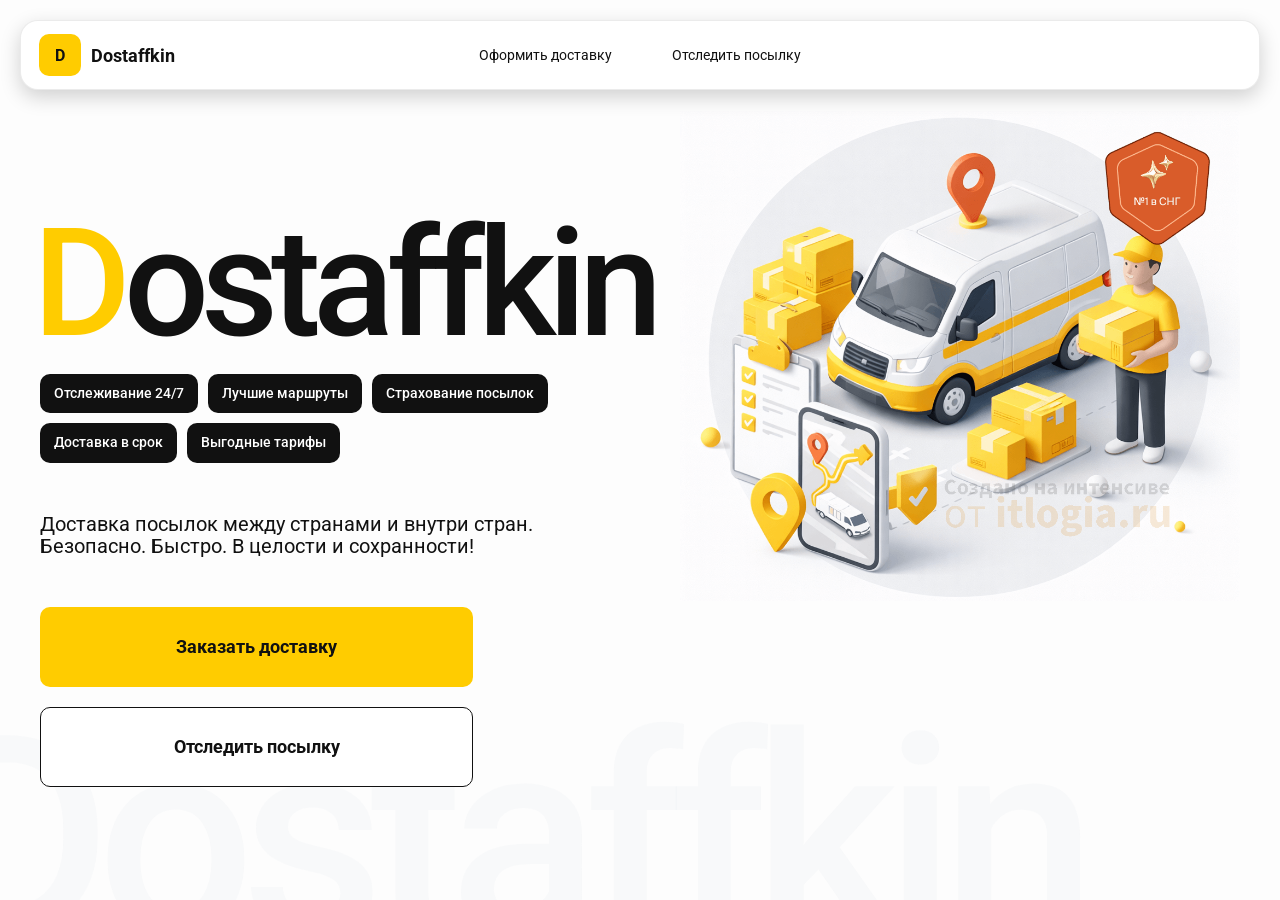
<file: index.html>
<!doctype html>
<html lang="ru">

<head>
    <meta charset="utf-8" />
    <meta name="viewport" content="width=device-width,initial-scale=1,maximum-scale=1,user-scalable=0" />
    <title>Dostaffkin — Доставка посылок между странами и внутри стран. Безопасно. Быстро. В целости и сохранности!
    </title>

    <link href="styles/base.css" rel="stylesheet" />
    <link href="styles/base_adaptive.css" rel="stylesheet" />
    <link href="styles/index.css" rel="stylesheet" />
    <link href="styles/index_adaptive.css" rel="stylesheet" />
</head>

<body>
    <div class="container">
        <header class="header">
            <a class="header-brand" href="#">
                <div class="header-logo">D</div>
                <div class="header-title">Dostaffkin</div>
            </a>
            <nav class="header-menu">
                <a class="header-link" href="./order.html"> Оформить <span>доставку</span></a>
                <a class="header-link" href="./track.html"> Отследить <span>посылку</span></a>
            </nav>
        </header>
        <main class="main">
            <section class="main-info">
                <div class="main-title">
                    <span>D</span>ostaffkin
                </div>
                <div class="main-features">
                    <div class="main-feature">Отслеживание 24/7</div>
                    <div class="main-feature">Лучшие маршруты</div>
                    <div class="main-feature">Страхование посылок</div>
                    <div class="main-feature">Доставка в срок</div>
                    <div class="main-feature">Выгодные тарифы</div>
                </div>
                <div class="main-description">
                    Доставка посылок между странами и внутри стран.
                    Безопасно. Быстро. В целости и сохранности!
                </div>
                <div class="main-actions">
                    <a class="button" type="button" href="./order.html">Заказать доставку</a>
                    <a class="button button-white" type="button" href="./track.html">Отследить посылку</a>
                </div>
            </section>
            <div class="main-title-ghost">Dostaffkin</div>
            <section class="main-image">
                <img src="images/main-image.png" alt="Main image" />
            </section>
        </main>
    </div>
</body>

</html>
</file>
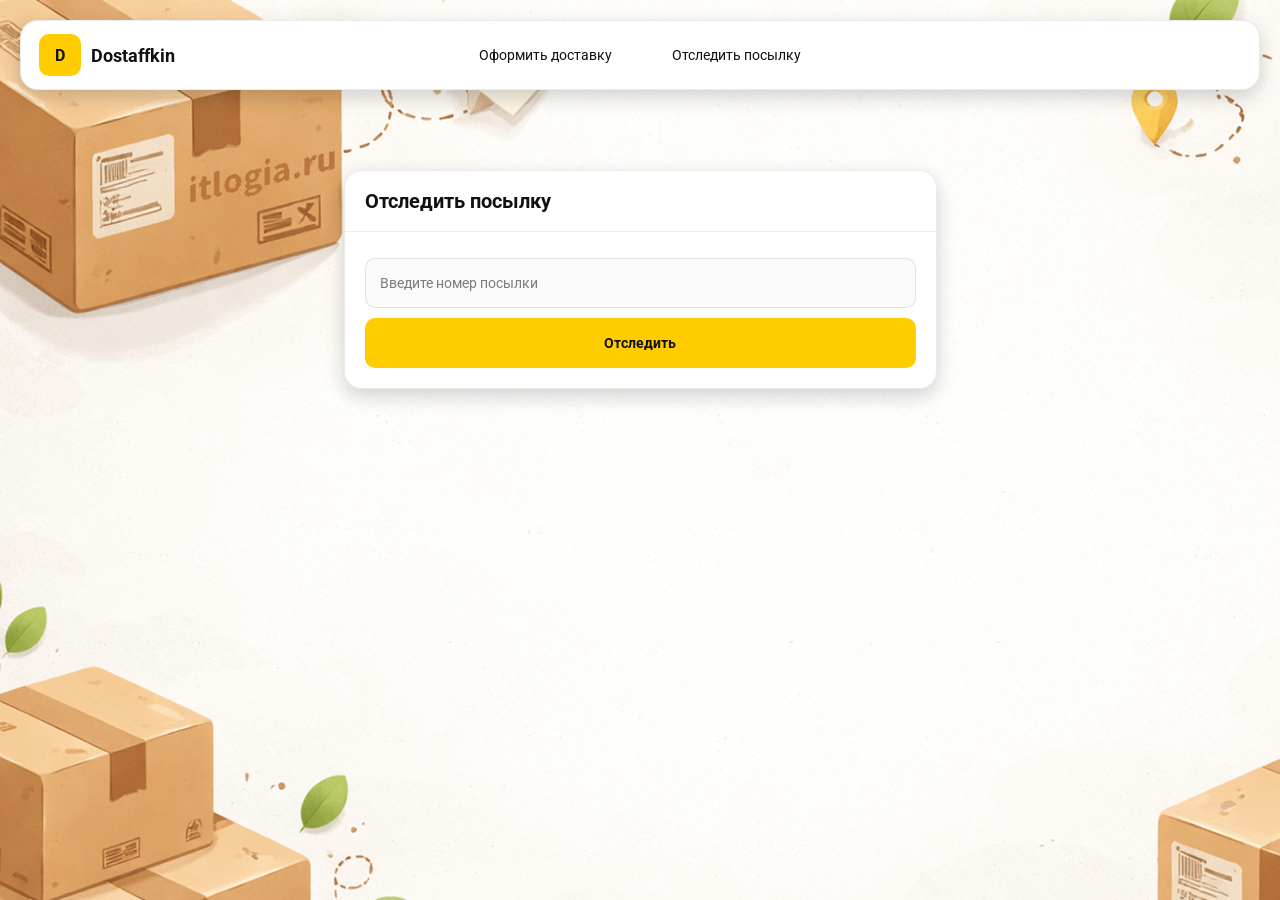
<file: track.html>
<!doctype html>
<html lang="ru">

<head>
    <meta charset="utf-8" />
    <meta name="viewport" content="width=device-width,initial-scale=1,maximum-scale=1,user-scalable=0" />
    <title>Отследить посылку</title>
    <link rel="stylesheet" href="styles/base.css" />
    <link rel="stylesheet" href="styles/base_adaptive.css" />

    <link rel="stylesheet" href="styles/track.css" />
    <link rel="stylesheet" href="styles/track_adaptive.css" />
</head>

<body>

    <div class="container">
        <header class="header">
            <a class="header-brand" href="./index.html">
                <div class="header-logo">D</div>
                <div class="header-title">Dostaffkin</div>
            </a>
            <nav class="header-menu">
                <a class="header-link" href="./order.html"> Оформить <span>доставку</span></a>
                <a class="header-link" href="#"> Отследить <span>посылку</span></a>
            </nav>
        </header>
    
    <main class="track-content">
        <section class="track-card track-search">
            <div class="track-title">Отследить посылку</div>
            <div class="track-action">
                <div class="main-field track-field">
                    <input id="trackNumber" placeholder="Введите номер посылки" autocomplete="off" />
                </div>
                <button id="trackButton" class="button track-button" type="button">Отследить</button>
            </div>
        </section>
        <section class="track-card track-result" id="trackResult">
            <div class="track-result-header">
                <div class="track-id" id="trackIdValue"></div>
                <div class="track-routes">
                    <div class="track-route">
                        <div class="track-route-pin">
                            <svg xmlns="http://www.w3.org/2000/svg" fill="none" viewBox="0 0 24 24" stroke-width="1.5"
                                stroke="orange" class="size-6">
                                <path stroke-linecap="round" stroke-linejoin="round"
                                    d="M15 10.5a3 3 0 1 1-6 0 3 3 0 0 1 6 0Z" />
                                <path stroke-linecap="round" stroke-linejoin="round"
                                    d="M19.5 10.5c0 7.142-7.5 11.25-7.5 11.25S4.5 17.642 4.5 10.5a7.5 7.5 0 1 1 15 0Z" />
                            </svg>
                        </div>
                        <div class="track-route-address" id="trackFromValue">
                            Откуда: Москва, улица Арбат, 1
                        </div>
                    </div>
                    <div class="track-route track-route-arrow">
                        <svg xmlns="http://www.w3.org/2000/svg" fill="none" viewBox="0 0 24 24" stroke-width="1.5"
                            stroke="currentColor" class="size-6">
                            <path stroke-linecap="round" stroke-linejoin="round"
                                d="M19.5 13.5 12 21m0 0-7.5-7.5M12 21V3" />
                        </svg>
                    </div>
                    <div class="track-route">
                        <div class="track-route-pin">
                            <svg xmlns="http://www.w3.org/2000/svg" fill="none" viewBox="0 0 24 24" stroke-width="1.5"
                                stroke="green" class="size-6">
                                <path stroke-linecap="round" stroke-linejoin="round"
                                    d="M15 10.5a3 3 0 1 1-6 0 3 3 0 0 1 6 0Z" />
                                <path stroke-linecap="round" stroke-linejoin="round"
                                    d="M19.5 10.5c0 7.142-7.5 11.25-7.5 11.25S4.5 17.642 4.5 10.5a7.5 7.5 0 1 1 15 0Z" />
                            </svg>
                        </div>
                        <div class="track-route-address" id="trackToValue">
                            Куда: Минск, проспект Независимости, 58
                        </div>
                    </div>
                </div>
            </div>
            <div class="track-info">
                <div class="track-status-title">Статус данной посылки:</div>
                <div class="track-status-list" id="trackStatusList">

                </div>
            </div>
        </section>
    </main>
    </div>
<script src="scripts/track.js"></script>
</div>
</body>

</html>
</file>
<file: styles/base.css>
*,*::before,*::after {
    box-sizing: border-box;
}

@font-face {
    font-family: "Roboto";
    src: url("../fonts/Roboto-Regular.ttf");
    font-weight: normal;
}

@font-face {
    font-family: "Roboto";
    src: url("../fonts/Roboto-Bold.ttf");
    font-weight: bold;
}

@font-face {
    font-family: "Roboto";
    src: url("../fonts/Roboto-Medium.ttf");
    font-weight: 500;
}

html,body {
    margin: 0;
    color: #111111;
    font-family: "Roboto", sans-serif;
}

body {
    background: #FDFDFD;
}

.header {
    border-radius: 18px;
    box-shadow: 0 7px 20px 0 #0000002E;
    backdrop-filter: blur(10px);
    background: #ffffff;
    left: 20px;
    border: 1px solid rgba(0, 0, 0, 0.08);
    position: fixed;
    right: 20px;
    top: 20px;
    padding: 14px 18px;
    height: 70px;
    display: flex;
    align-items: center;
    z-index: 6;
}

.header-brand {
    display: flex;
    align-items: center;
    text-decoration: none;
    gap: 10px;
}

.header-logo {
    width: 42px;
    height: 42px;
    border-radius: 10px;
    background: #FFCC00;
    display: grid;
    place-items: center;
    font-weight: bold;
    color: #111;
}

.header-title {
    font-size: 18px;
    font-weight: bold;
    color: #111111;
    text-decoration: none;
}

.header-menu {
    display: flex;
    align-items: center;
    gap: 60px;
    margin: 0;
    position: absolute;
    left: 50%;
    transform: translateX(-50%);
}

.header-link {
    font-size: 14px;
    color: #111111;
    text-decoration: none;
}

.button {
    border: 0;
    outline: none;
    height: 44px;
    border-radius: 10px;
    font-size: 14px;
    font-weight: bold;
    cursor: pointer;
    font-family: inherit;
    transition: transform .08s ease, opacity .12s ease;
    background: #ffcc00;
    color: #111111;
    text-align: center;
    text-decoration: none;
}

.button:hover {
    background-color: #E5BC19;
}

.button:disabled {
    cursor: not-allowed;
    background-color: #FADE6E;
    color: #787878;
    transform: none;
}

.button.button-white {
    background: #ffffff;
    border: 1px solid #111111;
}

.button.button-white:hover {
    background: rgb(241 241 241);
}

.main-field {
    display: flex;
    align-items: center;
    margin-top: 6px;
    gap: 10px;
    border: 1px solid #1111111A;
    background: #FAFAFA;
    border-radius: 10px;
    padding: 10px 12px;
    position: relative;
    box-sizing: border-box;
    height: 50px;
}

.main-field.textarea {
    height: auto;
}

.main-pin {
    width: 28px;
    height: 28px;
    border-radius: 10px;
    background: rgba(17, 17, 17, 0.08);
    display: grid;
    place-items: center;
    flex: 0 0 auto;
    position: relative;
}

.main-pin::before {
    content: "";
    width: 8px;
    height: 8px;
    border-radius: 999px;
    background: orange;
    opacity: .75;
    display: block;
}

.main-field:last-child .main-pin::before {
    background: green;
    opacity: .85;
}

input, textarea {
    width: 100%;
    border: 0;
    outline: none;
    background: transparent;
    font-size: 14px;
    color: #111111;
    font-family: inherit;
}

textarea {
    resize: vertical;
    min-height: 72px;
    padding: 2px 0;
}

input::placeholder, textarea::placeholder {
    color: #7C7C7C;
}

.main-field:focus-within {
    border-color: rgba(0, 0, 0, 0.20);
    box-shadow: 0 0 0 4px rgba(255, 204, 0, 0.35);
    background: rgba(255, 255, 255, 0.75);
}
</file>
<file: styles/base_adaptive.css>
@media (max-width: 767px) {
    .header {
        left: 10px;
        right: 10px;
        top: 10px;
    }

    .header-link span {
        display: none;
    }

    .header-menu {
        gap: 20px;
        justify-content: flex-start;
        margin: 0 0 0 30px;
        position: static;
        transform: none;
    }
}

@media (max-width: 420px) {
    .header-title {
        display: none;
    }
}

@media (max-width: 374px) {
    .header-menu {
        gap: 10px;
        margin: 0 0 0 10px;
    }
}
</file>
<file: styles/index.css>
.container {
    overflow: hidden;
    min-height: 100vh;
}

.main {
    padding: 111px 40px 40px;
    position: relative;
    display: flex;
}

.main-info {
    max-width: 840px;
    width: 100%;
    position: relative;
}

.main-title {
    margin-top: 98px;
    font-weight: 500;
    font-size: 200px;
    line-height: 1;
    letter-spacing: -0.05em;
    color: #111111;
    left: -15px;
    position: relative;
}

.main-title span {
    color: #ffcc00;
}

.main-features {
    margin-top: 15px;
    display: flex;
    flex-wrap: wrap;
    gap: 10px;
}

.main-feature {
    background: #111111;
    color: #ffffff;
    padding: 12px 14px;
    font-weight: 500;
    font-size: 14px;
    line-height: 1.1;
    border-radius: 10px;
}

.main-description {
    margin-top: 50px;
    max-width: 500px;
    font-size: 20px;
    line-height: 1.1;
    color: #111111;
}

.main-actions {
    margin-top: 50px;
    display: flex;
    flex-direction: column;
    gap: 20px;
}

.main-actions .button {
    height: 80px;
    width: 433px;
    font-size: 18px;
    font-weight: bold;
    place-items: center;
    display: grid;
}

.main-title-ghost {
    position: absolute;
    z-index: -1;
    left: -70px;
    bottom: -150px;
    font-weight: 500;
    font-size: 278px;
    line-height: 1;
    letter-spacing: -0.05em;
    color: #ECEDF04D;
}

.main-image {
    width: 1024px;
    top: 100px;
    z-index: -2;
}

.main-image img {
    width: 100%;
    max-width: 1024px;
    height: auto;
    display: block;
}
</file>
<file: styles/index_adaptive.css>
@media (max-width: 1760px) {
    .main-title {
        font-size: 150px;
        left: -7px;
    }

    .main-info {
        max-width: 640px;
    }
}

@media (max-width: 1200px) {
    .main-info {
        max-width: 540px;
    }

    .main {
        padding: 111px 20px 20px;
    }

    .main-title {
        font-size: 120px;
        left: -4px;
    }

    .main-title-ghost {
        font-size: 220px;
    }
}

@media (max-width: 1024px) {
    .main-title {
        margin-top: 30px;
    }

    .main {
        flex-direction: column-reverse;
    }

    .main-image {
        max-width: 350px;
        position: absolute;
        left: 370px;
        top: 370px;
    }

    .main-info {
        max-width: 100%;
    }

    .main-actions {
        gap: 10px;
    }

    .main-actions .button {
        height: 50px;
        font-size: 14px;
        width: auto;
        max-width: 300px;
    }

    .main-description {
        max-width: 350px;
    }
}

@media (max-width: 570px) {
    .main-title {
        font-size: 88px;
    }

    .main-description {
        max-width: 100%
    }

    .main-actions {
       width: 100%;
    }

    .main-actions .button {
        width: 100%;
        max-width: 100%
    }

    .main-image {
        max-width: 650px;
        position: absolute;
        left: 170px;
        top: 70px;
        opacity: 0.2;
    }
}

@media (max-width: 400px) {
    .main-title {
        font-size: 70px;
    }
}
</file>
<file: styles/track.css>
.container {
    background: #F4F4F4 url("../images/track-bg.png");
    background-size: cover;
    min-height: 100vh;
    padding: 170px 0 50px 0;
}

.track-content {
    width: 593px;
    margin: 0 auto;
}

.track-card {
    width: 100%;
    border-radius: 18px;
    box-shadow: 0 7px 20px 0 #0000002E;
    backdrop-filter: blur(10px);
    background: rgba(255, 255, 255, 0.96);
    border: 1px solid rgba(0, 0, 0, 0.08);
}

.track-title {
    font-size: 20px;
    line-height: 100%;
    font-weight: bold;
    border-bottom: 1px solid #EEEEEE;
    padding: 20px;
}

.track-action {
    padding: 20px;
}

.track-button {
    width: 100%;
    height: 50px;
}

.track-field {
    margin-bottom: 10px;
}

.track-result {
    margin-top: 5px;
    display: none;
}

.track-result.is-visible {
    display: block;
}

.track-result-header {
    font-weight: bold;
    font-size: 14px;
    color: #111111;
    padding: 20px;
    border-bottom: 1px solid #EEEEEE;
}

.track-id {
    margin-bottom: 12px;
    font-size: 20px;
}

.track-routes {
    display: flex;
    flex-direction: column;
    gap: 10px;
    font-weight: normal;
}

.track-route {
    display: flex;
    align-items: center;
    gap: 10px;
}

.track-route-pin {
    width: 24px;
    height: 24px;
    flex-shrink: 0;
}

.track-route-arrow {
    padding: 15px 0;
    width: 24px;
    height: 24px;
}

.track-info {
    padding: 20px;
}

.track-status {
    display: flex;
    align-items: center;
    font-size: 12px;
    gap: 10px;
}

.track-status-title {
    font-size: 14px;
    color: #111111;
    margin-bottom: 20px;
}

.track-status-list {
    display: flex;
    flex-direction: column;
    gap: 15px;
}

.track-status-icon {
    width: 40px;
    height: 40px;
    border-radius: 50%;
    background: rgba(17, 17, 17, 0.08);
    display: grid;
    place-items: center;
    flex: 0 0 auto;
}

.track-status.created .track-status-icon {
    background-color: #F1CB00;
}

.track-status.in-way .track-status-icon {
    background-color: #F08A11;
}

.track-status.ready .track-status-icon {
    background-color: #A35D0A;
}

.track-status.done .track-status-icon {
    background-color: #37C93B;
}

.track-status-text {
    display: flex;
    align-items: center;
    justify-content: space-between;
    color: #111111;
    font-size: 12px;
    flex: 1;
}

.track-status-date {
    color: rgba(17, 17, 17, 0.55);
}
</file>
<file: styles/track_adaptive.css>
@media (max-width: 767px) {
    .container {
        padding: 130px 0 50px 0;
    }

    .track-content {
        width: 100%;
        padding-left: 10px;
        padding-right: 10px;
    }

    .track-result-header {
        padding: 20px;
    }
}
</file>
